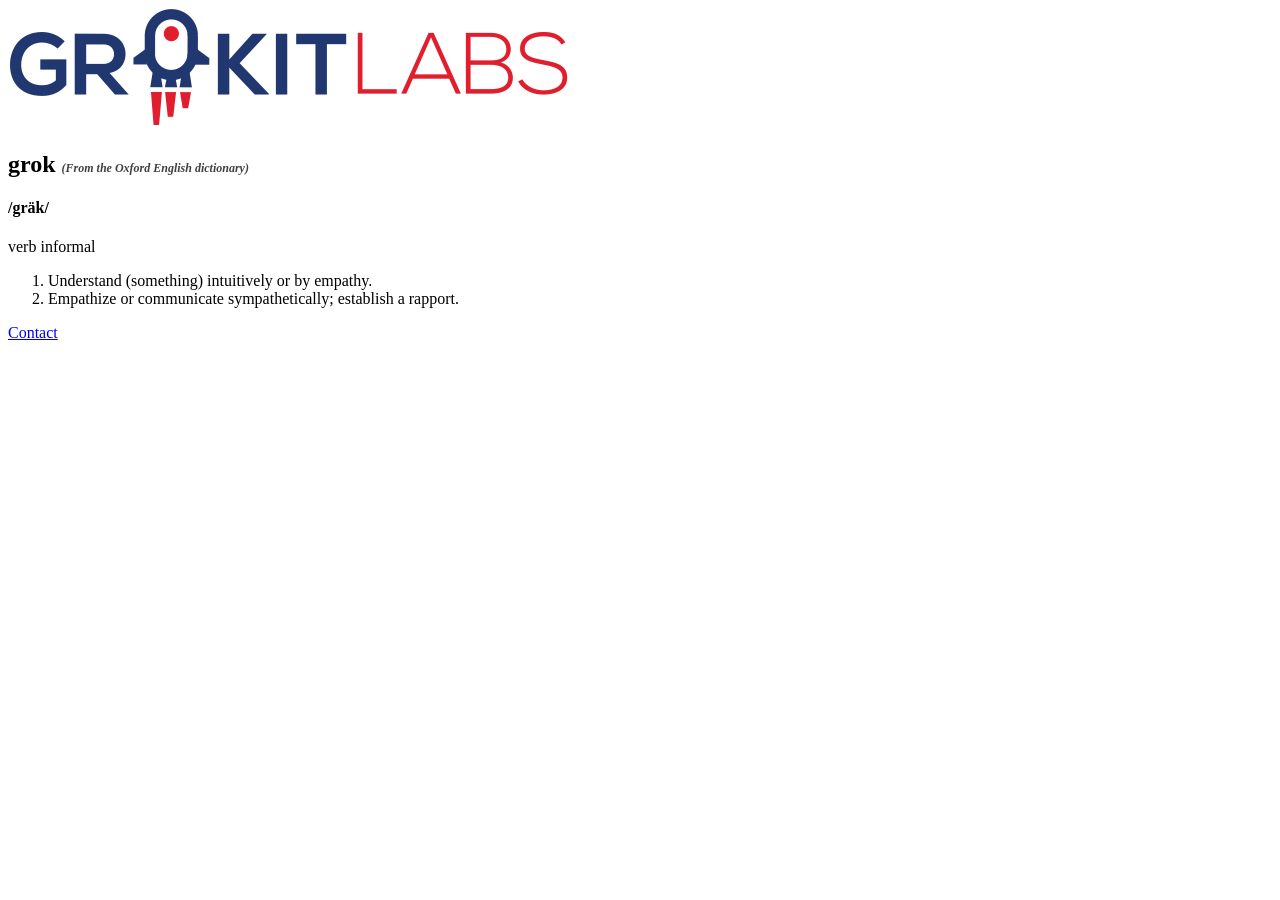
<file: index.html>
<!doctype html>
<html lang="en">
  <head>
    <meta charset="utf-8">
    <meta http-equiv="X-UA-Compatible" content="chrome=1">
    <title>GrokitLabs Inc by grokitlabs</title>
    <script src="https://ajax.googleapis.com/ajax/libs/jquery/1.7.1/jquery.min.js"></script>
    <script src="javascripts/main.js"></script>
    <!--[if lt IE 9]>
      <script src="//html5shiv.googlecode.com/svn/trunk/html5.js"></script>
    <![endif]-->
    <meta name="viewport" content="width=device-width, initial-scale=1, user-scalable=no">

  </head>
  <body>

      <header>
		  <img id='logo' src='images/logo_dark_blue.png' alt="logo"/>
      </header>


      <main>

<p>	
	<h2>grok <span style='font-size: .5em; font-style: italic; color: #404040'>(From the Oxford English dictionary)</span></h2>
<h4>/gräk/</h4>
verb informal <br/>
<ol>
	<li>Understand (something) intuitively or by empathy.</li>
	<li>Empathize or communicate sympathetically; establish a rapport.</li>
</ol>
</p>



</main>
<footer>
	<a href='mailto:hello@grokitlabs.io'>Contact</a>
</footer>
</div>    
	<script>
	  (function(i,s,o,g,r,a,m){i['GoogleAnalyticsObject']=r;i[r]=i[r]||function(){
	  (i[r].q=i[r].q||[]).push(arguments)},i[r].l=1*new Date();a=s.createElement(o),
	  m=s.getElementsByTagName(o)[0];a.async=1;a.src=g;m.parentNode.insertBefore(a,m)
	  })(window,document,'script','//www.google-analytics.com/analytics.js','ga');

	  ga('create', 'UA-53521232-3', 'auto');
	  ga('send', 'pageview');

	</script>
  </body>
</html>
</file>
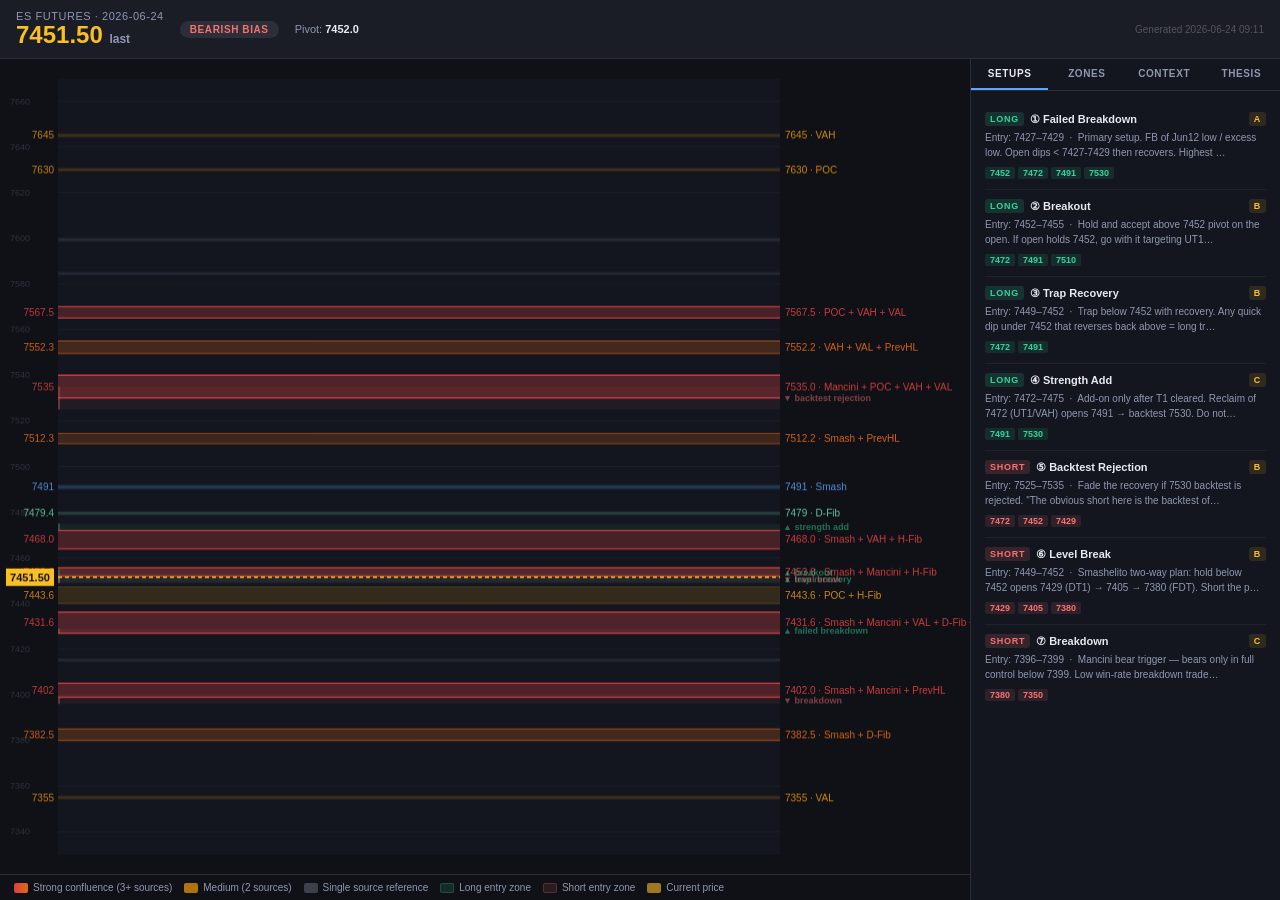
<file: 2026-06-24.html>
<!DOCTYPE html>
<html lang="en">
<head>
<meta charset="UTF-8">
<meta name="viewport" content="width=device-width, initial-scale=1">
<title>ES Plan — 2026-06-24</title>
<style>
*{box-sizing:border-box;margin:0;padding:0}
body{font-family:-apple-system,BlinkMacSystemFont,'Segoe UI',sans-serif;background:#0f1117;color:#e8eaf0;font-size:13px}
.page{display:flex;flex-direction:column;height:100vh}
.topbar{display:flex;align-items:center;gap:16px;padding:10px 16px;background:#1a1d26;border-bottom:1px solid #2a2d3a;flex-shrink:0;flex-wrap:wrap}
.topbar-date{font-size:11px;color:#9098b0;text-transform:uppercase;letter-spacing:.05em}
.topbar-price{font-size:24px;font-weight:700;color:#fbbf24;line-height:1.1}
.topbar-meta{font-size:11px;color:#9098b0}
.bias-pill{font-size:10px;font-weight:700;padding:3px 10px;border-radius:10px;color:#f87171;background:rgba(255,255,255,0.08);text-transform:uppercase;letter-spacing:.06em}
.main{display:flex;flex:1;min-height:0}
.chart-col{flex:1;min-width:0;display:flex;flex-direction:column}
canvas{flex:1;min-height:0}
.legend{display:flex;flex-wrap:wrap;gap:5px 12px;padding:7px 14px;border-top:1px solid #2a2d3a;font-size:10px;flex-shrink:0;background:#0f1117}
.li{display:flex;align-items:center;gap:5px;color:#9098b0}
.lb{width:14px;height:10px;border-radius:2px;opacity:.6}
.right-panel{width:310px;background:#13161f;border-left:1px solid #2a2d3a;display:flex;flex-direction:column;overflow:hidden}
.panel-tabs{display:flex;border-bottom:1px solid #2a2d3a;flex-shrink:0}
.tab{flex:1;padding:9px 4px;text-align:center;font-size:10px;font-weight:600;letter-spacing:.06em;text-transform:uppercase;color:#9098b0;cursor:pointer;border-bottom:2px solid transparent;transition:color .15s}
.tab.active{color:#e8eaf0;border-bottom-color:#60a5fa}
.panel-body{flex:1;overflow-y:auto;padding:12px 14px}
.panel-section{display:none}.panel-section.active{display:block}
.setup-row{padding:9px 0;border-bottom:1px solid rgba(255,255,255,.05)}
.setup-row:last-child{border-bottom:none}
.sh{display:flex;align-items:center;gap:6px;margin-bottom:4px}
.badge{font-size:9px;font-weight:700;letter-spacing:.08em;padding:2px 5px;border-radius:3px}
.bl{background:rgba(52,211,153,.15);color:#34d399}
.bs{background:rgba(248,113,113,.15);color:#f87171}
.bg{background:rgba(251,191,36,.12);color:#fbbf24;margin-left:auto}
.sn{font-size:11px;font-weight:600}
.sd{font-size:10px;color:#9098b0;line-height:1.5;margin-bottom:4px}
.tg{display:inline-block;margin:1px 3px 1px 0;padding:1px 5px;border-radius:2px;font-size:9px;font-weight:700}
.tgl{background:rgba(52,211,153,.12);color:#34d399}
.tgs{background:rgba(248,113,113,.12);color:#f87171}
.ctx-row{display:grid;grid-template-columns:52px 1fr 1fr 1fr;gap:4px;padding:4px 0;border-bottom:1px solid rgba(255,255,255,.04);font-size:10px;align-items:center}
.ctx-row:last-child{border-bottom:none}
.ctx-label{color:#9098b0;font-size:9px}
.ctx-val{font-weight:600;font-variant-numeric:tabular-nums;font-size:10px}
.section-hdr{font-size:9px;font-weight:700;letter-spacing:.1em;text-transform:uppercase;color:#9098b0;margin:14px 0 6px;padding-bottom:4px;border-bottom:1px solid #2a2d3a}
</style>
</head>
<body>
<div class="page">
<div class="topbar">
  <div>
    <div class="topbar-date">ES Futures &middot; 2026-06-24</div>
    <div class="topbar-price">7451.50 <span class="topbar-meta" style="font-size:12px">last</span></div>
  </div>
  <div class="bias-pill">BEARISH BIAS</div>
  <div class="topbar-meta">Pivot: <b style="color:#e8eaf0">7452.0</b></div>
  <div class="topbar-meta" style="margin-left:auto;font-size:10px;color:#555">Generated 2026-06-24 09:11</div>
</div>

<div class="main">
  <div class="chart-col">
    <canvas id="chart"></canvas>
    <div class="legend">
      <div class="li"><div class="lb" style="background:linear-gradient(90deg,#ef4444,#f97316);opacity:.9"></div>Strong confluence (3+ sources)</div>
      <div class="li"><div class="lb" style="background:#f59e0b;opacity:.7"></div>Medium (2 sources)</div>
      <div class="li"><div class="lb" style="background:#9098b0;opacity:.35"></div>Single source reference</div>
      <div class="li"><div class="lb" style="background:rgba(52,211,153,.25);border:1px solid rgba(52,211,153,.4)"></div>Long entry zone</div>
      <div class="li"><div class="lb" style="background:rgba(248,113,113,.2);border:1px solid rgba(248,113,113,.4)"></div>Short entry zone</div>
      <div class="li"><div class="lb" style="background:#fbbf24"></div>Current price</div>
    </div>
  </div>

  <div class="right-panel">
    <div class="panel-tabs">
      <div class="tab active" onclick="switchTab('setups',this)">Setups</div>
      <div class="tab" onclick="switchTab('zones',this)">Zones</div>
      <div class="tab" onclick="switchTab('context',this)">Context</div>
      <div class="tab" onclick="switchTab('thesis',this)">Thesis</div>
    </div>
    <div class="panel-body">
      <div id="tab-setups" class="panel-section active">

        <div class="setup-row">
          <div class="sh">
            <span class="badge bl">LONG</span>
            <span class="sn">① Failed Breakdown</span>
            <span class="badge bg">A</span>
          </div>
          <div class="sd">Entry: 7427–7429 &nbsp;·&nbsp; Primary setup. FB of Jun12 low / excess low. Open dips < 7427-7429 then recovers. Highest …</div>
          <div><span class="tg tgl">7452</span><span class="tg tgl">7472</span><span class="tg tgl">7491</span><span class="tg tgl">7530</span></div>
        </div>
        <div class="setup-row">
          <div class="sh">
            <span class="badge bl">LONG</span>
            <span class="sn">② Breakout</span>
            <span class="badge bg">B</span>
          </div>
          <div class="sd">Entry: 7452–7455 &nbsp;·&nbsp; Hold and accept above 7452 pivot on the open. If open holds 7452, go with it targeting UT1…</div>
          <div><span class="tg tgl">7472</span><span class="tg tgl">7491</span><span class="tg tgl">7510</span></div>
        </div>
        <div class="setup-row">
          <div class="sh">
            <span class="badge bl">LONG</span>
            <span class="sn">③ Trap Recovery</span>
            <span class="badge bg">B</span>
          </div>
          <div class="sd">Entry: 7449–7452 &nbsp;·&nbsp; Trap below 7452 with recovery. Any quick dip under 7452 that reverses back above = long tr…</div>
          <div><span class="tg tgl">7472</span><span class="tg tgl">7491</span></div>
        </div>
        <div class="setup-row">
          <div class="sh">
            <span class="badge bl">LONG</span>
            <span class="sn">④ Strength Add</span>
            <span class="badge bg">C</span>
          </div>
          <div class="sd">Entry: 7472–7475 &nbsp;·&nbsp; Add-on only after T1 cleared. Reclaim of 7472 (UT1/VAH) opens 7491 → backtest 7530. Do not…</div>
          <div><span class="tg tgl">7491</span><span class="tg tgl">7530</span></div>
        </div>
        <div class="setup-row">
          <div class="sh">
            <span class="badge bs">SHORT</span>
            <span class="sn">⑤ Backtest Rejection</span>
            <span class="badge bg">B</span>
          </div>
          <div class="sd">Entry: 7525–7535 &nbsp;·&nbsp; Fade the recovery if 7530 backtest is rejected. "The obvious short here is the backtest of…</div>
          <div><span class="tg tgs">7472</span><span class="tg tgs">7452</span><span class="tg tgs">7429</span></div>
        </div>
        <div class="setup-row">
          <div class="sh">
            <span class="badge bs">SHORT</span>
            <span class="sn">⑥ Level Break</span>
            <span class="badge bg">B</span>
          </div>
          <div class="sd">Entry: 7449–7452 &nbsp;·&nbsp; Smashelito two-way plan: hold below 7452 opens 7429 (DT1) → 7405 → 7380 (FDT). Short the p…</div>
          <div><span class="tg tgs">7429</span><span class="tg tgs">7405</span><span class="tg tgs">7380</span></div>
        </div>
        <div class="setup-row">
          <div class="sh">
            <span class="badge bs">SHORT</span>
            <span class="sn">⑦ Breakdown</span>
            <span class="badge bg">C</span>
          </div>
          <div class="sd">Entry: 7396–7399 &nbsp;·&nbsp; Mancini bear trigger — bears only in full control below 7399. Low win-rate breakdown trade…</div>
          <div><span class="tg tgs">7380</span><span class="tg tgs">7350</span></div>
        </div>
      </div>
      <div id="tab-zones" class="panel-section">
        <div class="section-hdr">Confluence Zones (by strength)</div>
        <div style="padding:7px 0;border-bottom:1px solid rgba(255,255,255,.05)">
          <div style="display:flex;align-items:center;gap:6px;margin-bottom:4px">
            <span style="font-size:11px;font-weight:700;color:#e8eaf0">7427–7436</span>
            <span style="font-size:9px;color:#9098b0;margin-left:auto">5 inputs</span>
          </div>
          <div style="height:4px;background:#1e2130;border-radius:2px;margin-bottom:5px">
            <div style="height:4px;width:100%;background:#ef4444;border-radius:2px"></div>
          </div>
          <div style="font-size:10px;color:#9098b0">prior_hl + val + mancini + smashelito + fib_daily</div>
        </div>
        <div style="padding:7px 0;border-bottom:1px solid rgba(255,255,255,.05)">
          <div style="display:flex;align-items:center;gap:6px;margin-bottom:4px">
            <span style="font-size:11px;font-weight:700;color:#e8eaf0">7530–7540</span>
            <span style="font-size:9px;color:#9098b0;margin-left:auto">4 inputs</span>
          </div>
          <div style="height:4px;background:#1e2130;border-radius:2px;margin-bottom:5px">
            <div style="height:4px;width:100%;background:#ef4444;border-radius:2px"></div>
          </div>
          <div style="font-size:10px;color:#9098b0">vah + val + mancini + poc</div>
        </div>
        <div style="padding:7px 0;border-bottom:1px solid rgba(255,255,255,.05)">
          <div style="display:flex;align-items:center;gap:6px;margin-bottom:4px">
            <span style="font-size:11px;font-weight:700;color:#e8eaf0">7399–7405</span>
            <span style="font-size:9px;color:#9098b0;margin-left:auto">3 inputs</span>
          </div>
          <div style="height:4px;background:#1e2130;border-radius:2px;margin-bottom:5px">
            <div style="height:4px;width:77%;background:#ef4444;border-radius:2px"></div>
          </div>
          <div style="font-size:10px;color:#9098b0">smashelito + mancini + prior_hl</div>
        </div>
        <div style="padding:7px 0;border-bottom:1px solid rgba(255,255,255,.05)">
          <div style="display:flex;align-items:center;gap:6px;margin-bottom:4px">
            <span style="font-size:11px;font-weight:700;color:#e8eaf0">7452–7456</span>
            <span style="font-size:9px;color:#9098b0;margin-left:auto">3 inputs</span>
          </div>
          <div style="height:4px;background:#1e2130;border-radius:2px;margin-bottom:5px">
            <div style="height:4px;width:77%;background:#ef4444;border-radius:2px"></div>
          </div>
          <div style="font-size:10px;color:#9098b0">fib_hourly + smashelito + mancini</div>
        </div>
        <div style="padding:7px 0;border-bottom:1px solid rgba(255,255,255,.05)">
          <div style="display:flex;align-items:center;gap:6px;margin-bottom:4px">
            <span style="font-size:11px;font-weight:700;color:#e8eaf0">7464–7472</span>
            <span style="font-size:9px;color:#9098b0;margin-left:auto">3 inputs</span>
          </div>
          <div style="height:4px;background:#1e2130;border-radius:2px;margin-bottom:5px">
            <div style="height:4px;width:66%;background:#ef4444;border-radius:2px"></div>
          </div>
          <div style="font-size:10px;color:#9098b0">fib_hourly + vah + smashelito</div>
        </div>
        <div style="padding:7px 0;border-bottom:1px solid rgba(255,255,255,.05)">
          <div style="display:flex;align-items:center;gap:6px;margin-bottom:4px">
            <span style="font-size:11px;font-weight:700;color:#e8eaf0">7565–7570</span>
            <span style="font-size:9px;color:#9098b0;margin-left:auto">3 inputs</span>
          </div>
          <div style="height:4px;background:#1e2130;border-radius:2px;margin-bottom:5px">
            <div style="height:4px;width:66%;background:#ef4444;border-radius:2px"></div>
          </div>
          <div style="font-size:10px;color:#9098b0">vah + val + poc</div>
        </div>
        <div style="padding:7px 0;border-bottom:1px solid rgba(255,255,255,.05)">
          <div style="display:flex;align-items:center;gap:6px;margin-bottom:4px">
            <span style="font-size:11px;font-weight:700;color:#e8eaf0">7380–7385</span>
            <span style="font-size:9px;color:#9098b0;margin-left:auto">2 inputs</span>
          </div>
          <div style="height:4px;background:#1e2130;border-radius:2px;margin-bottom:5px">
            <div style="height:4px;width:55%;background:#f59e0b;border-radius:2px"></div>
          </div>
          <div style="font-size:10px;color:#9098b0">smashelito + fib_daily</div>
        </div>
        <div style="padding:7px 0;border-bottom:1px solid rgba(255,255,255,.05)">
          <div style="display:flex;align-items:center;gap:6px;margin-bottom:4px">
            <span style="font-size:11px;font-weight:700;color:#e8eaf0">7550–7555</span>
            <span style="font-size:9px;color:#9098b0;margin-left:auto">3 inputs</span>
          </div>
          <div style="height:4px;background:#1e2130;border-radius:2px;margin-bottom:5px">
            <div style="height:4px;width:55%;background:#f59e0b;border-radius:2px"></div>
          </div>
          <div style="font-size:10px;color:#9098b0">val + vah + prior_hl</div>
        </div>
        <div style="padding:7px 0;border-bottom:1px solid rgba(255,255,255,.05)">
          <div style="display:flex;align-items:center;gap:6px;margin-bottom:4px">
            <span style="font-size:11px;font-weight:700;color:#e8eaf0">7510–7514</span>
            <span style="font-size:9px;color:#9098b0;margin-left:auto">3 inputs</span>
          </div>
          <div style="height:4px;background:#1e2130;border-radius:2px;margin-bottom:5px">
            <div style="height:4px;width:44%;background:#f59e0b;border-radius:2px"></div>
          </div>
          <div style="font-size:10px;color:#9098b0">smashelito + prior_hl</div>
        </div>
        <div style="padding:7px 0;border-bottom:1px solid rgba(255,255,255,.05)">
          <div style="display:flex;align-items:center;gap:6px;margin-bottom:4px">
            <span style="font-size:11px;font-weight:700;color:#e8eaf0">7440–7447</span>
            <span style="font-size:9px;color:#9098b0;margin-left:auto">2 inputs</span>
          </div>
          <div style="height:4px;background:#1e2130;border-radius:2px;margin-bottom:5px">
            <div style="height:4px;width:33%;background:#60a5fa;border-radius:2px"></div>
          </div>
          <div style="font-size:10px;color:#9098b0">fib_hourly + poc</div>
        </div>
        <div style="padding:7px 0;border-bottom:1px solid rgba(255,255,255,.05)">
          <div style="display:flex;align-items:center;gap:6px;margin-bottom:4px">
            <span style="font-size:11px;font-weight:700;color:#e8eaf0">7491</span>
            <span style="font-size:9px;color:#9098b0;margin-left:auto">1 inputs</span>
          </div>
          <div style="height:4px;background:#1e2130;border-radius:2px;margin-bottom:5px">
            <div style="height:4px;width:33%;background:#60a5fa;border-radius:2px"></div>
          </div>
          <div style="font-size:10px;color:#9098b0">smashelito</div>
        </div>
        <div style="padding:7px 0;border-bottom:1px solid rgba(255,255,255,.05)">
          <div style="display:flex;align-items:center;gap:6px;margin-bottom:4px">
            <span style="font-size:11px;font-weight:700;color:#e8eaf0">7355</span>
            <span style="font-size:9px;color:#9098b0;margin-left:auto">1 inputs</span>
          </div>
          <div style="height:4px;background:#1e2130;border-radius:2px;margin-bottom:5px">
            <div style="height:4px;width:22%;background:#60a5fa;border-radius:2px"></div>
          </div>
          <div style="font-size:10px;color:#9098b0">val</div>
        </div>
        <div style="padding:7px 0;border-bottom:1px solid rgba(255,255,255,.05)">
          <div style="display:flex;align-items:center;gap:6px;margin-bottom:4px">
            <span style="font-size:11px;font-weight:700;color:#e8eaf0">7479</span>
            <span style="font-size:9px;color:#9098b0;margin-left:auto">1 inputs</span>
          </div>
          <div style="height:4px;background:#1e2130;border-radius:2px;margin-bottom:5px">
            <div style="height:4px;width:22%;background:#60a5fa;border-radius:2px"></div>
          </div>
          <div style="font-size:10px;color:#9098b0">fib_daily</div>
        </div>
        <div style="padding:7px 0;border-bottom:1px solid rgba(255,255,255,.05)">
          <div style="display:flex;align-items:center;gap:6px;margin-bottom:4px">
            <span style="font-size:11px;font-weight:700;color:#e8eaf0">7630</span>
            <span style="font-size:9px;color:#9098b0;margin-left:auto">1 inputs</span>
          </div>
          <div style="height:4px;background:#1e2130;border-radius:2px;margin-bottom:5px">
            <div style="height:4px;width:22%;background:#60a5fa;border-radius:2px"></div>
          </div>
          <div style="font-size:10px;color:#9098b0">poc</div>
        </div>
        <div style="padding:7px 0;border-bottom:1px solid rgba(255,255,255,.05)">
          <div style="display:flex;align-items:center;gap:6px;margin-bottom:4px">
            <span style="font-size:11px;font-weight:700;color:#e8eaf0">7645</span>
            <span style="font-size:9px;color:#9098b0;margin-left:auto">1 inputs</span>
          </div>
          <div style="height:4px;background:#1e2130;border-radius:2px;margin-bottom:5px">
            <div style="height:4px;width:22%;background:#60a5fa;border-radius:2px"></div>
          </div>
          <div style="font-size:10px;color:#9098b0">vah</div>
        </div>
      </div>
      <div id="tab-context" class="panel-section">
        <div class="section-hdr">Prior 7 Sessions</div>
        <div class="ctx-row" style="font-size:9px;color:#555;padding-bottom:2px">
          <span>Date</span><span>H / L</span><span>POC</span><span>VA</span>
        </div>
        <div class="ctx-row">
          <span class="ctx-label">06-23</span>
          <span class="ctx-val" style="color:#9098b0">7550/7415</span>
          <span class="ctx-val" style="color:#f59e0b">7440</span>
          <span class="ctx-val" style="color:#a78bfa">7430–7465</span>
        </div>
        <div class="ctx-row">
          <span class="ctx-label">06-22</span>
          <span class="ctx-val" style="color:#9098b0">7599/7513</span>
          <span class="ctx-val" style="color:#f59e0b">7540</span>
          <span class="ctx-val" style="color:#a78bfa">7535–7555</span>
        </div>
        <div class="ctx-row">
          <span class="ctx-label">06-18</span>
          <span class="ctx-val" style="color:#9098b0">7514/7436</span>
          <span class="ctx-val" style="color:#f59e0b">7565</span>
          <span class="ctx-val" style="color:#a78bfa">7550–7570</span>
        </div>
        <div class="ctx-row">
          <span class="ctx-label">06-17</span>
          <span class="ctx-val" style="color:#9098b0">7544/7405</span>
          <span class="ctx-val" style="color:#f59e0b">7590</span>
          <span class="ctx-val" style="color:#a78bfa">7540–7605</span>
        </div>
        <div class="ctx-row">
          <span class="ctx-label">06-16</span>
          <span class="ctx-val" style="color:#9098b0">7570/7510</span>
          <span class="ctx-val" style="color:#f59e0b">7610</span>
          <span class="ctx-val" style="color:#a78bfa">7605–7630</span>
        </div>
        <div class="ctx-row">
          <span class="ctx-label">06-15</span>
          <span class="ctx-val" style="color:#9098b0">7584/7480</span>
          <span class="ctx-val" style="color:#f59e0b">7630</span>
          <span class="ctx-val" style="color:#a78bfa">7615–7645</span>
        </div>
        <div class="ctx-row">
          <span class="ctx-label">06-12</span>
          <span class="ctx-val" style="color:#9098b0">7462/7366</span>
          <span class="ctx-val" style="color:#f59e0b">7435</span>
          <span class="ctx-val" style="color:#a78bfa">7405–7440</span>
        </div><div class="section-hdr">Prior 4 Weeks</div>
        <div style="display:flex;justify-content:space-between;padding:4px 0;border-bottom:1px solid rgba(255,255,255,.04);font-size:10px">
          <span style="color:#9098b0">06-15–06-18</span>
          <span class="ctx-val" style="color:#9098b0">7584/7405</span>
          <span class="ctx-val" style="color:#f59e0b">POC 7630</span>
        </div>
        <div style="display:flex;justify-content:space-between;padding:4px 0;border-bottom:1px solid rgba(255,255,255,.04);font-size:10px">
          <span style="color:#9098b0">06-08–06-12</span>
          <span class="ctx-val" style="color:#9098b0">7491/7232</span>
          <span class="ctx-val" style="color:#f59e0b">POC 7435</span>
        </div>
        <div style="display:flex;justify-content:space-between;padding:4px 0;border-bottom:1px solid rgba(255,255,255,.04);font-size:10px">
          <span style="color:#9098b0">06-01–06-05</span>
          <span class="ctx-val" style="color:#9098b0">7632/7359</span>
          <span class="ctx-val" style="color:#f59e0b">POC 7625</span>
        </div>
        <div style="display:flex;justify-content:space-between;padding:4px 0;border-bottom:1px solid rgba(255,255,255,.04);font-size:10px">
          <span style="color:#9098b0">05-26–05-29</span>
          <span class="ctx-val" style="color:#9098b0">7612/7506</span>
          <span class="ctx-val" style="color:#f59e0b">POC —</span>
        </div><div class="section-hdr">Prior 6 Months</div>
        <div style="display:flex;justify-content:space-between;padding:4px 0;border-bottom:1px solid rgba(255,255,255,.04);font-size:10px">
          <span style="color:#9098b0">2026-05</span>
          <span class="ctx-val" style="color:#9098b0">7612/7200</span>
          <span class="ctx-val" style="color:#f59e0b">POC 7440</span>
        </div>
        <div style="display:flex;justify-content:space-between;padding:4px 0;border-bottom:1px solid rgba(255,255,255,.04);font-size:10px">
          <span style="color:#9098b0">2026-04</span>
          <span class="ctx-val" style="color:#9098b0">7254/6504</span>
          <span class="ctx-val" style="color:#f59e0b">POC 7160</span>
        </div>
        <div style="display:flex;justify-content:space-between;padding:4px 0;border-bottom:1px solid rgba(255,255,255,.04);font-size:10px">
          <span style="color:#9098b0">2026-03</span>
          <span class="ctx-val" style="color:#9098b0">6911/6353</span>
          <span class="ctx-val" style="color:#f59e0b">POC 6640</span>
        </div>
        <div style="display:flex;justify-content:space-between;padding:4px 0;border-bottom:1px solid rgba(255,255,255,.04);font-size:10px">
          <span style="color:#9098b0">2026-02</span>
          <span class="ctx-val" style="color:#9098b0">7027/6752</span>
          <span class="ctx-val" style="color:#f59e0b">POC 6885</span>
        </div>
        <div style="display:flex;justify-content:space-between;padding:4px 0;border-bottom:1px solid rgba(255,255,255,.04);font-size:10px">
          <span style="color:#9098b0">2026-01</span>
          <span class="ctx-val" style="color:#9098b0">7043/6814</span>
          <span class="ctx-val" style="color:#f59e0b">POC 6985</span>
        </div>
        <div style="display:flex;justify-content:space-between;padding:4px 0;border-bottom:1px solid rgba(255,255,255,.04);font-size:10px">
          <span style="color:#9098b0">2025-12</span>
          <span class="ctx-val" style="color:#9098b0">6994/6890</span>
          <span class="ctx-val" style="color:#f59e0b">POC 6950</span>
        </div>
      </div>
      <div id="tab-thesis" class="panel-section">
        <div class="section-hdr">Bull Thesis</div>
        <p style="font-size:11px;line-height:1.65;color:#9098b0;margin-bottom:14px">Both newsletters agree: yesterday broke the multi-day 7530 range support elevator-down to 7416, then recovered 7427 (Failed Breakdown). Now ES needs to backtest 7530 to confirm bulls. Bull path: hold 7452 pivot → recover 7472 (UT1/VAH) → push 7491 → backtest 7530. Primary long trigger: FB of any dip below 7427-7429 with recovery. 7472 reclaims and 7452 trap-recoveries are Mancini&#39;s add-on spots.</p>
        <div class="section-hdr">Bear Thesis</div>
        <p style="font-size:11px;line-height:1.65;color:#9098b0;margin-bottom:14px">Smashelito: break and hold below 7452 opens 7429 (DT1) → 7405 → 7380 (FDT). Mancini: bears only take control below 7399 (then 7380). VIX confirmation: weakness above 20.46, strength below 18.52 (Smashelito). Key risk: unchanged or lower value = bearish development per Smashelito.</p>
        <div class="section-hdr">Notes</div>
        <p style="font-size:11px;line-height:1.65;color:#9098b0">Pre-market 7455 — sitting right on Smashelito&#39;s 7452 pivot going into RTH. ES down ~100 pts from prior close. Both newsletters cautious — Smashelito explicitly defensive given gap below FDT. Mancini&#39;s lean: backtest 7530 is the bull objective. VIX levels are elevated (>20) which Smashelito flags as confirming weakness.</p>
      </div>
    </div>
  </div>
</div>
</div>

<script>
const CZONES    = [{"lo": 7355.0, "hi": 7355.0, "center": 7355.0, "weight": 2, "sources": ["val"], "categories": ["volume"], "direction": null, "label": "7355 \u00b7 VAL", "member_count": 1}, {"lo": 7380, "hi": 7385.05, "center": 7382.525, "weight": 5, "sources": ["smashelito", "fib_daily"], "categories": ["newsletter", "fibonacci"], "direction": null, "label": "7382.5 \u00b7 Smash + D-Fib", "member_count": 2}, {"lo": 7399, "hi": 7405, "center": 7402.0, "weight": 7, "sources": ["smashelito", "mancini", "prior_hl"], "categories": ["newsletter", "structure"], "direction": null, "label": "7402.0 \u00b7 Smash + Mancini + PrevHL", "member_count": 3}, {"lo": 7415.25, "hi": 7415.25, "center": 7415.25, "weight": 1, "sources": ["prior_hl"], "categories": ["structure"], "direction": null, "label": "7415 \u00b7 PrevHL", "member_count": 1}, {"lo": 7427, "hi": 7436.25, "center": 7431.625, "weight": 11, "sources": ["prior_hl", "val", "mancini", "smashelito", "fib_daily"], "categories": ["newsletter", "fibonacci", "volume", "structure"], "direction": null, "label": "7431.6 \u00b7 Smash + Mancini + VAL + D-Fib + PrevHL", "member_count": 5}, {"lo": 7440.0, "hi": 7447.28, "center": 7443.639999999999, "weight": 3, "sources": ["fib_hourly", "poc"], "categories": ["fibonacci", "volume"], "direction": null, "label": "7443.6 \u00b7 POC + H-Fib", "member_count": 2}, {"lo": 7452, "hi": 7455.62, "center": 7453.8099999999995, "weight": 7, "sources": ["fib_hourly", "smashelito", "mancini"], "categories": ["newsletter", "fibonacci"], "direction": "pivot", "label": "7453.8 \u00b7 Smash + Mancini + H-Fib", "member_count": 3}, {"lo": 7463.97, "hi": 7472, "center": 7467.985000000001, "weight": 6, "sources": ["fib_hourly", "vah", "smashelito"], "categories": ["newsletter", "fibonacci", "volume"], "direction": null, "label": "7468.0 \u00b7 Smash + VAH + H-Fib", "member_count": 3}, {"lo": 7479.45, "hi": 7479.45, "center": 7479.45, "weight": 2, "sources": ["fib_daily"], "categories": ["fibonacci"], "direction": null, "label": "7479 \u00b7 D-Fib", "member_count": 1}, {"lo": 7491, "hi": 7491, "center": 7491, "weight": 3, "sources": ["smashelito"], "categories": ["newsletter"], "direction": null, "label": "7491 \u00b7 Smash", "member_count": 1}, {"lo": 7510, "hi": 7514.5, "center": 7512.25, "weight": 4, "sources": ["smashelito", "prior_hl"], "categories": ["newsletter", "structure"], "direction": null, "label": "7512.2 \u00b7 Smash + PrevHL", "member_count": 3}, {"lo": 7530, "hi": 7540.0, "center": 7535.0, "weight": 9, "sources": ["vah", "val", "mancini", "poc"], "categories": ["newsletter", "volume"], "direction": null, "label": "7535.0 \u00b7 Mancini + POC + VAH + VAL", "member_count": 4}, {"lo": 7549.5, "hi": 7555.0, "center": 7552.25, "weight": 5, "sources": ["val", "vah", "prior_hl"], "categories": ["volume", "structure"], "direction": null, "label": "7552.2 \u00b7 VAH + VAL + PrevHL", "member_count": 3}, {"lo": 7565.0, "hi": 7570.0, "center": 7567.5, "weight": 6, "sources": ["vah", "val", "poc"], "categories": ["volume"], "direction": null, "label": "7567.5 \u00b7 POC + VAH + VAL", "member_count": 3}, {"lo": 7584.5, "hi": 7584.5, "center": 7584.5, "weight": 1, "sources": ["prior_hl"], "categories": ["structure"], "direction": null, "label": "7584 \u00b7 PrevHL", "member_count": 1}, {"lo": 7599.25, "hi": 7599.25, "center": 7599.25, "weight": 1, "sources": ["prior_hl"], "categories": ["structure"], "direction": null, "label": "7599 \u00b7 PrevHL", "member_count": 1}, {"lo": 7630.0, "hi": 7630.0, "center": 7630.0, "weight": 2, "sources": ["poc"], "categories": ["volume"], "direction": null, "label": "7630 \u00b7 POC", "member_count": 1}, {"lo": 7645.0, "hi": 7645.0, "center": 7645.0, "weight": 2, "sources": ["vah"], "categories": ["volume"], "direction": null, "label": "7645 \u00b7 VAH", "member_count": 1}];
const SZONES    = [{"lo": 7427, "hi": 7429, "dir": "long", "type": "failed_breakdown", "grade": "A"}, {"lo": 7452, "hi": 7455, "dir": "long", "type": "breakout", "grade": "B"}, {"lo": 7449, "hi": 7452, "dir": "long", "type": "trap_recovery", "grade": "B"}, {"lo": 7472, "hi": 7475, "dir": "long", "type": "strength_add", "grade": "C"}, {"lo": 7525, "hi": 7535, "dir": "short", "type": "backtest_rejection", "grade": "B"}, {"lo": 7449, "hi": 7452, "dir": "short", "type": "level_break", "grade": "B"}, {"lo": 7396, "hi": 7399, "dir": "short", "type": "breakdown", "grade": "C"}];
const CURRENT   = 7451.5;
const PRICE_MIN = 7330.0;
const PRICE_MAX = 7670.0;

function switchTab(id, el) {
  document.querySelectorAll('.tab').forEach(t => t.classList.remove('active'));
  document.querySelectorAll('.panel-section').forEach(s => s.classList.remove('active'));
  el.classList.add('active');
  document.getElementById('tab-' + id).classList.add('active');
}

const canvas = document.getElementById('chart');
const ctx    = canvas.getContext('2d');

// Zone thickness: scales with weight, min 3px, max 24px for a single line,
// but for zones with spread (hi!=lo) it fills the real range.
function zoneOpacity(w) {
  // weight 1=0.18, 4=0.45, 7+=0.75
  return Math.min(0.78, 0.14 + w * 0.09);
}
function zoneColor(z) {
  const has_nl = z.sources.some(s => s==='smashelito'||s==='mancini'||s==='newsletter');
  const has_vol = z.sources.some(s => s==='poc'||s==='vah'||s==='val');
  const has_fib = z.sources.some(s => s==='fib_daily'||s==='fib_hourly');
  if (z.weight >= 6) return '#ef4444';       // hot red — very strong
  if (z.weight >= 4) return '#f97316';       // orange — strong
  if (has_nl && has_vol) return '#f59e0b';   // amber — nl + volume agree
  if (has_nl && has_fib) return '#a78bfa';   // purple — nl + fib agree
  if (has_nl) return '#60a5fa';              // blue — newsletter only
  if (has_vol) return '#f59e0b';             // amber — volume only
  if (has_fib) return '#6ee7b7';             // mint — fib only
  return '#9098b0';
}

function resize() {
  const dpr = window.devicePixelRatio || 1;
  const el  = canvas.parentElement;
  const W   = el.clientWidth;
  const H   = el.clientHeight || 500;
  canvas.width  = W * dpr;
  canvas.height = H * dpr;
  canvas.style.width  = W + 'px';
  canvas.style.height = H + 'px';
  ctx.scale(dpr, dpr);
  draw(W, H);
}

function py(price, H, pad) {
  return pad.top + (PRICE_MAX - price) / (PRICE_MAX - PRICE_MIN) * (H - pad.top - pad.bottom);
}

const MIN_ZONE_PX = 4;  // minimum rendered zone height in px

function draw(W, H) {
  ctx.clearRect(0, 0, W, H);
  const pad = {top:20, bottom:20, left:58, right:190};
  const chartW = W - pad.left - pad.right;
  const chartH = H - pad.top  - pad.bottom;
  const p      = price => py(price, H, pad);

  // Background
  ctx.fillStyle = '#0f1117'; ctx.fillRect(0,0,W,H);
  ctx.fillStyle = '#13161f'; ctx.fillRect(pad.left, pad.top, chartW, chartH);

  // Horizontal grid
  for (let pr = Math.ceil(PRICE_MIN/20)*20; pr <= PRICE_MAX; pr += 20) {
    const y = p(pr);
    ctx.strokeStyle='rgba(255,255,255,0.04)'; ctx.lineWidth=1; ctx.setLineDash([]);
    ctx.beginPath(); ctx.moveTo(pad.left,y); ctx.lineTo(pad.left+chartW,y); ctx.stroke();
  }

  // ── 1. Trade entry zones (faint shaded band, full width) ─────────────────
  SZONES.forEach(z => {
    if (z.hi < PRICE_MIN || z.lo > PRICE_MAX) return;
    const y1 = p(Math.min(z.hi, PRICE_MAX));
    const y2 = p(Math.max(z.lo, PRICE_MIN));
    ctx.fillStyle = z.dir==='long'
      ? 'rgba(52,211,153,0.06)'
      : 'rgba(248,113,113,0.06)';
    ctx.fillRect(pad.left, y1, chartW, Math.max(2, y2-y1));
    // subtle left border
    ctx.fillStyle = z.dir==='long' ? 'rgba(52,211,153,0.3)' : 'rgba(248,113,113,0.3)';
    ctx.fillRect(pad.left, y1, 2, Math.max(2, y2-y1));
  });

  // ── 2. Confluence zone boxes ──────────────────────────────────────────────
  // Sorted weakest-first so stronger zones render on top
  const sortedByWeight = [...CZONES].sort((a,b) => a.weight - b.weight);

  sortedByWeight.forEach(z => {
    if (z.center < PRICE_MIN || z.center > PRICE_MAX) return;
    const color = zoneColor(z);
    const alpha = zoneOpacity(z.weight);

    const spread = z.hi - z.lo;
    let y1, y2;
    if (spread >= 1) {
      y1 = p(Math.min(z.hi, PRICE_MAX));
      y2 = p(Math.max(z.lo, PRICE_MIN));
    } else {
      // Single-price: give it minimum visible height centered on the price
      const cy2 = p(z.center);
      const halfH = Math.max(MIN_ZONE_PX, 2 + z.weight) / 2;
      y1 = cy2 - halfH;
      y2 = cy2 + halfH;
    }
    const boxH = Math.max(MIN_ZONE_PX, y2 - y1);

    // Fill
    ctx.fillStyle = hexToRgba(color, alpha * 0.35);
    ctx.fillRect(pad.left, y1, chartW, boxH);

    // Top + bottom border lines (stronger = thicker)
    const lineW = z.weight >= 6 ? 1.5 : z.weight >= 4 ? 1 : 0.5;
    ctx.strokeStyle = hexToRgba(color, alpha);
    ctx.lineWidth   = lineW;
    ctx.setLineDash([]);
    if (spread >= 1) {
      ctx.beginPath(); ctx.moveTo(pad.left, y1); ctx.lineTo(pad.left+chartW, y1); ctx.stroke();
      ctx.beginPath(); ctx.moveTo(pad.left, y2); ctx.lineTo(pad.left+chartW, y2); ctx.stroke();
    } else {
      // single center line
      const cy2 = (y1+y2)/2;
      ctx.beginPath(); ctx.moveTo(pad.left, cy2); ctx.lineTo(pad.left+chartW, cy2); ctx.stroke();
    }
  });

  // ── 3. Price-axis labels + right-side zone labels (de-overlapped) ─────────
  const labelZones = [...CZONES]
    .filter(z => z.weight >= 2 && z.center >= PRICE_MIN && z.center <= PRICE_MAX)
    .sort((a,b) => b.center - a.center);

  let lastLabelY = -Infinity;
  labelZones.forEach(z => {
    const y = p(z.center);
    if (y - lastLabelY < 13) return;
    lastLabelY = y;
    const color = zoneColor(z);
    // Left axis price
    ctx.font='10px -apple-system,sans-serif'; ctx.textAlign='right';
    ctx.fillStyle = hexToRgba(color, 0.8);
    ctx.fillText(z.center.toFixed(z.center%1 ? 1 : 0), pad.left-4, y+3.5);
    // Right label
    ctx.textAlign='left'; ctx.fillStyle = hexToRgba(color, 0.85);
    ctx.fillText(z.label, pad.left+chartW+5, y+3.5);
  });

  // Axis tick prices (faint, non-label)
  for (let pr=Math.ceil(PRICE_MIN/20)*20; pr<=PRICE_MAX; pr+=20) {
    ctx.fillStyle='rgba(144,152,176,0.25)'; ctx.font='9px -apple-system,sans-serif'; ctx.textAlign='right';
    ctx.fillText(pr, pad.left-28, p(pr)+3);
  }

  // ── 4. Setup zone labels on right edge ────────────────────────────────────
  SZONES.forEach(z => {
    if (z.hi < PRICE_MIN || z.lo > PRICE_MAX) return;
    const midY = (p(z.hi) + p(z.lo)) / 2;
    ctx.fillStyle = z.dir==='long' ? 'rgba(52,211,153,0.5)' : 'rgba(248,113,113,0.5)';
    ctx.font='bold 9px -apple-system,sans-serif'; ctx.textAlign='left';
    ctx.fillText((z.dir==='long'?'▲':'▼')+' '+z.type.replace('_',' '), pad.left+chartW+3, midY+3);
  });

  // ── 5. Current price ──────────────────────────────────────────────────────
  const cy = p(CURRENT);
  ctx.save();
  ctx.strokeStyle='#fbbf24'; ctx.lineWidth=1.5; ctx.setLineDash([4,3]);
  ctx.beginPath(); ctx.moveTo(pad.left,cy); ctx.lineTo(pad.left+chartW,cy); ctx.stroke();
  ctx.restore();
  ctx.fillStyle='#fbbf24';
  ctx.fillRect(pad.left-52, cy-9, 48, 18);
  ctx.fillStyle='#0f1117'; ctx.font='bold 11px -apple-system,sans-serif'; ctx.textAlign='center';
  ctx.fillText(CURRENT.toFixed(2), pad.left-28, cy+4);
}

function hexToRgba(hex, alpha) {
  if (hex.startsWith('rgba')) return hex;
  const r = parseInt(hex.slice(1,3),16);
  const g = parseInt(hex.slice(3,5),16);
  const b = parseInt(hex.slice(5,7),16);
  return `rgba(${r},${g},${b},${alpha})`;
}

window.addEventListener('resize', resize);
requestAnimationFrame(resize);
</script>
</body>
</html>
</file>
